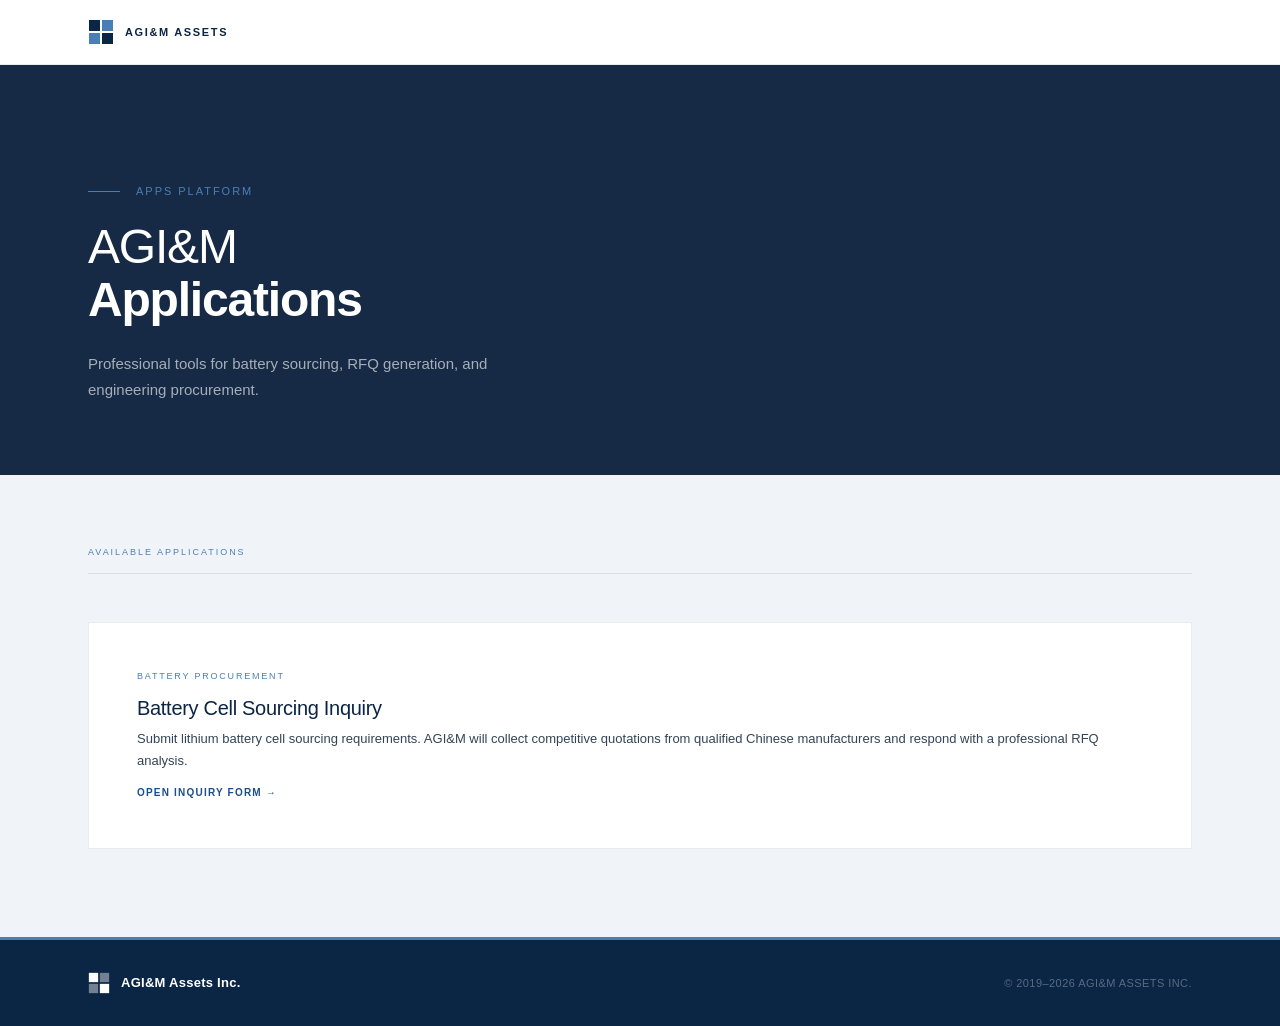
<file: index.html>
<!DOCTYPE html>
<html lang="en">
<head>
  <meta charset="UTF-8">
  <meta name="viewport" content="width=device-width, initial-scale=1.0">
  <title>AGI&M Apps Platform</title>
  <meta name="description" content="AGI&M ASSETS INC. — professional web applications for battery sourcing, RFQ systems, and engineering tools.">
  <link rel="canonical" href="https://apps.agim.ca/">
  <meta property="og:title"       content="AGI&M Apps Platform">
  <meta property="og:description" content="Professional web applications by AGI&M ASSETS INC. — battery sourcing, RFQ systems, and engineering tools.">
  <meta property="og:image"       content="https://apps.agim.ca/battery/inquiry/assets/og-image.png">
  <meta property="og:url"         content="https://apps.agim.ca/">
  <meta property="og:type"        content="website">
  <meta property="og:site_name"   content="AGI&M">
  <meta name="twitter:card"       content="summary_large_image">
  <meta name="twitter:title"      content="AGI&M Apps Platform">
  <meta name="twitter:description" content="Professional web applications by AGI&M ASSETS INC.">
  <meta name="twitter:image"      content="https://apps.agim.ca/battery/inquiry/assets/og-image.png">
  <link rel="icon" type="image/x-icon"  href="/shared/assets/favicon.ico">
  <link rel="icon" type="image/svg+xml" href="/shared/assets/favicon.svg">
  <link rel="apple-touch-icon"          href="/shared/assets/apple-touch-icon.png">
  <link rel="stylesheet" href="shared/css/tokens.css">
  <style>
    *,*::before,*::after{box-sizing:border-box}
    html,body{margin:0;padding:0;overflow-x:hidden;background:var(--tint);color:var(--body);font-family:var(--font);-webkit-font-smoothing:antialiased}
    .nav{background:var(--white);border-bottom:1px solid var(--color-border)}
    .nav-inner{max-width:var(--max-w);margin:0 auto;padding:0 var(--gutter);height:64px;display:flex;align-items:center}
    .nav-logo{display:flex;align-items:center;text-decoration:none}
    .nav-logo svg{height:36px;width:auto}
    .hero{background:#162A45;padding:var(--sp-3xl) 0 var(--sp-2xl)}
    .hero-inner{max-width:var(--max-w);margin:0 auto;padding:0 var(--gutter)}
    .kicker{font-size:11px;letter-spacing:.18em;text-transform:uppercase;color:var(--steel);margin-bottom:var(--sp-l);display:flex;align-items:center;gap:16px}
    .kicker::before{content:"";width:32px;height:1px;background:var(--steel);flex-shrink:0}
    h1{font-size:clamp(28px,4vw,48px);font-weight:300;letter-spacing:-.025em;color:var(--white);margin:0 0 var(--sp-l);line-height:1.1}
    h1 strong{font-weight:600}
    .hero p{font-size:15px;color:rgba(255,255,255,.62);line-height:1.75;max-width:480px;margin:0}
    .apps{max-width:var(--max-w);margin:0 auto;padding:var(--sp-2xl) var(--gutter)}
    .apps-label{font-size:9px;letter-spacing:.22em;text-transform:uppercase;color:var(--steel);margin-bottom:var(--sp-xl);padding-bottom:var(--sp-m);border-bottom:1px solid var(--color-border)}
    .app-card{display:block;background:var(--white);border:1px solid var(--color-border);padding:var(--sp-xl);text-decoration:none;transition:border-color .15s;margin-bottom:var(--sp-m)}
    .app-card:hover{border-color:var(--color-border-strong)}
    .app-tag{font-size:9px;letter-spacing:.2em;text-transform:uppercase;color:var(--steel);margin-bottom:var(--sp-m)}
    .app-title{font-size:20px;font-weight:300;letter-spacing:-.015em;color:var(--navy);margin:0 0 var(--sp-s)}
    .app-desc{font-size:13px;color:var(--body);line-height:1.65;margin:0}
    .app-link{display:inline-block;margin-top:var(--sp-m);font-size:10px;letter-spacing:.12em;text-transform:uppercase;color:var(--ocean);font-weight:600}
    .foot{border-top:3px solid #4A7FB5;background:#0B2545}
    .foot-inner{max-width:var(--max-w);margin:0 auto;padding:var(--sp-l) var(--gutter);display:flex;align-items:center;justify-content:space-between;flex-wrap:wrap;gap:12px}
    .foot-logo{display:flex;align-items:center}
    .foot-copy{font-size:11px;color:rgba(255,255,255,.32);letter-spacing:.04em}
  </style>
</head>
<body>
<nav class="nav" role="navigation" aria-label="Site navigation">
  <div class="nav-inner">
    <a href="https://agim.ca" aria-label="AGI&amp;M home" style="display:flex;align-items:center;gap:11px;flex-shrink:0;text-decoration:none"><svg width="26" height="26" viewBox="0 0 26 26" fill="none" aria-hidden="true"><rect x="1" y="1" width="11" height="11" fill="#0B2545"/><rect x="14" y="1" width="11" height="11" fill="#4A7FB5"/><rect x="1" y="14" width="11" height="11" fill="#4A7FB5"/><rect x="14" y="14" width="11" height="11" fill="#0B2545"/></svg><span style="font-size:11px;font-weight:700;letter-spacing:.15em;text-transform:uppercase;color:#0B2545">AGI&amp;M Assets</span></a>
  </div>
</nav>

<header class="hero">
  <div class="hero-inner">
    <div class="kicker">Apps Platform</div>
    <h1>AGI&amp;M<br><strong>Applications</strong></h1>
    <p>Professional tools for battery sourcing, RFQ generation, and engineering procurement.</p>
  </div>
</header>

<main class="apps">
  <div class="apps-label">Available Applications</div>

  <a class="app-card" href="/battery/inquiry/">
    <div class="app-tag">Battery Procurement</div>
    <h2 class="app-title">Battery Cell Sourcing Inquiry</h2>
    <p class="app-desc">Submit lithium battery cell sourcing requirements. AGI&amp;M will collect competitive quotations from qualified Chinese manufacturers and respond with a professional RFQ analysis.</p>
    <span class="app-link">Open Inquiry Form &rarr;</span>
  </a>

</main>

<footer role="contentinfo" style="background:#0B2545;border-top:3px solid #4A7FB5;">
  <div style="max-width:1200px;margin:0 auto;padding:32px 48px;display:flex;align-items:center;justify-content:space-between;flex-wrap:wrap;gap:16px;">
    <div style="display:flex;align-items:center;gap:11px;">
      <svg width="22" height="22" viewBox="0 0 26 26" fill="none" aria-hidden="true"><rect x="1" y="1" width="11" height="11" fill="#fff"/><rect x="14" y="1" width="11" height="11" fill="rgba(255,255,255,.42)"/><rect x="1" y="14" width="11" height="11" fill="rgba(255,255,255,.42)"/><rect x="14" y="14" width="11" height="11" fill="#fff"/></svg>
      <span style="font-size:13px;font-weight:700;letter-spacing:.02em;color:#fff;">AGI&amp;M Assets Inc.</span>
    </div>
    <span style="font-size:11px;color:rgba(255,255,255,.32);letter-spacing:.04em;">&copy; 2019&ndash;2026 AGI&amp;M ASSETS INC.</span>
  </div>
</footer>
</body>
</html>
</file>
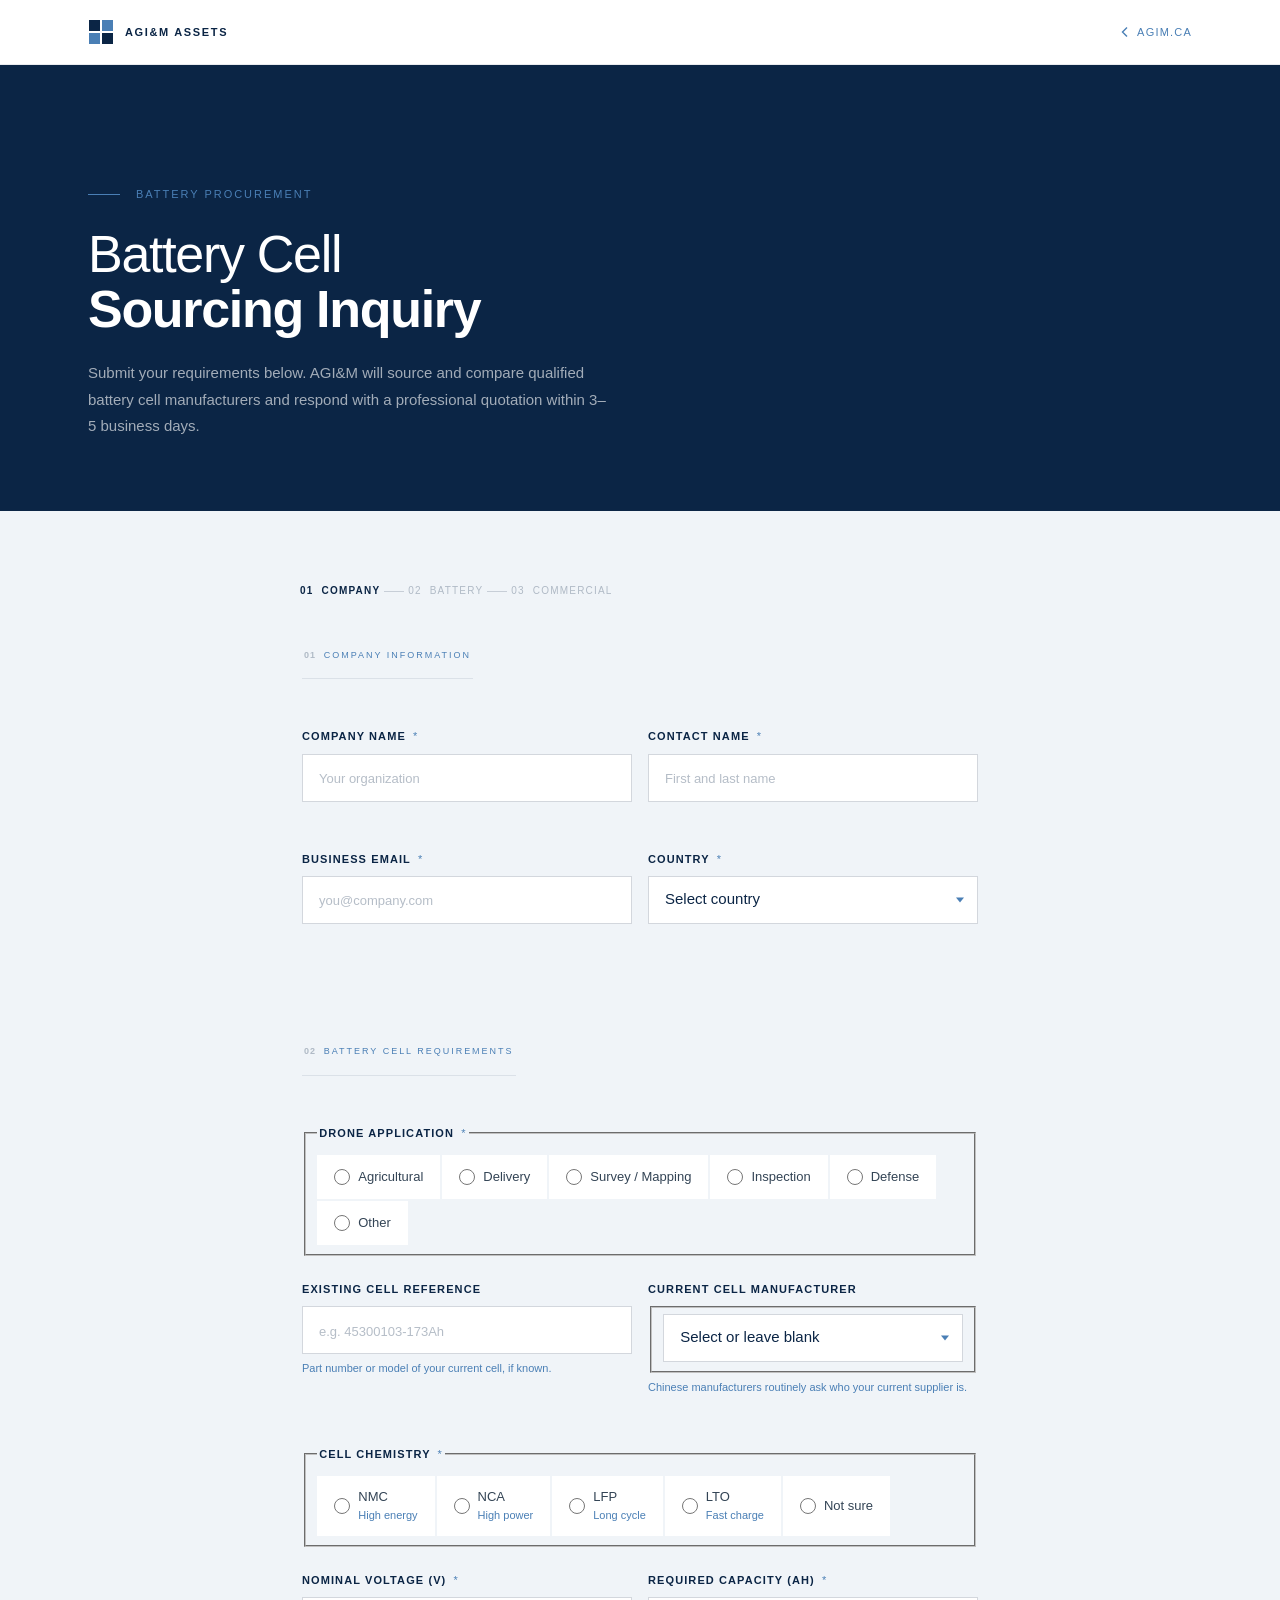
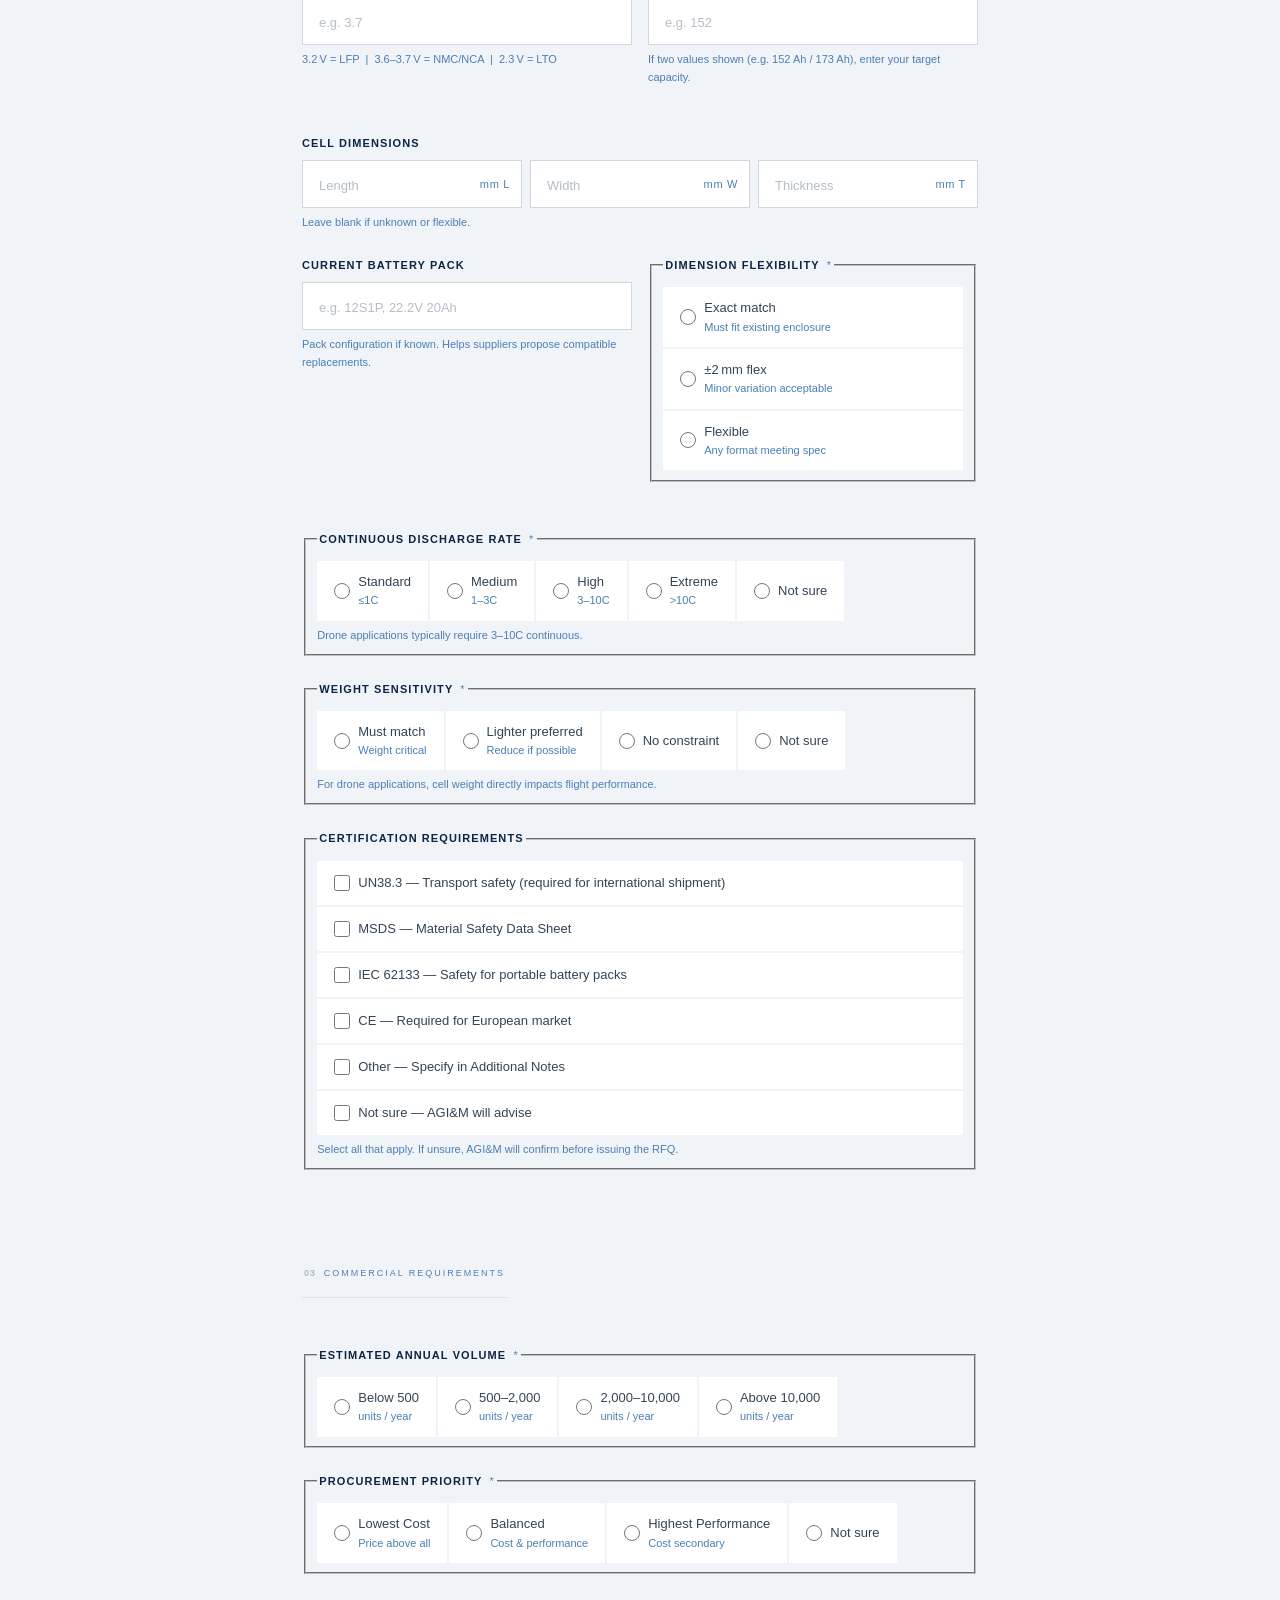
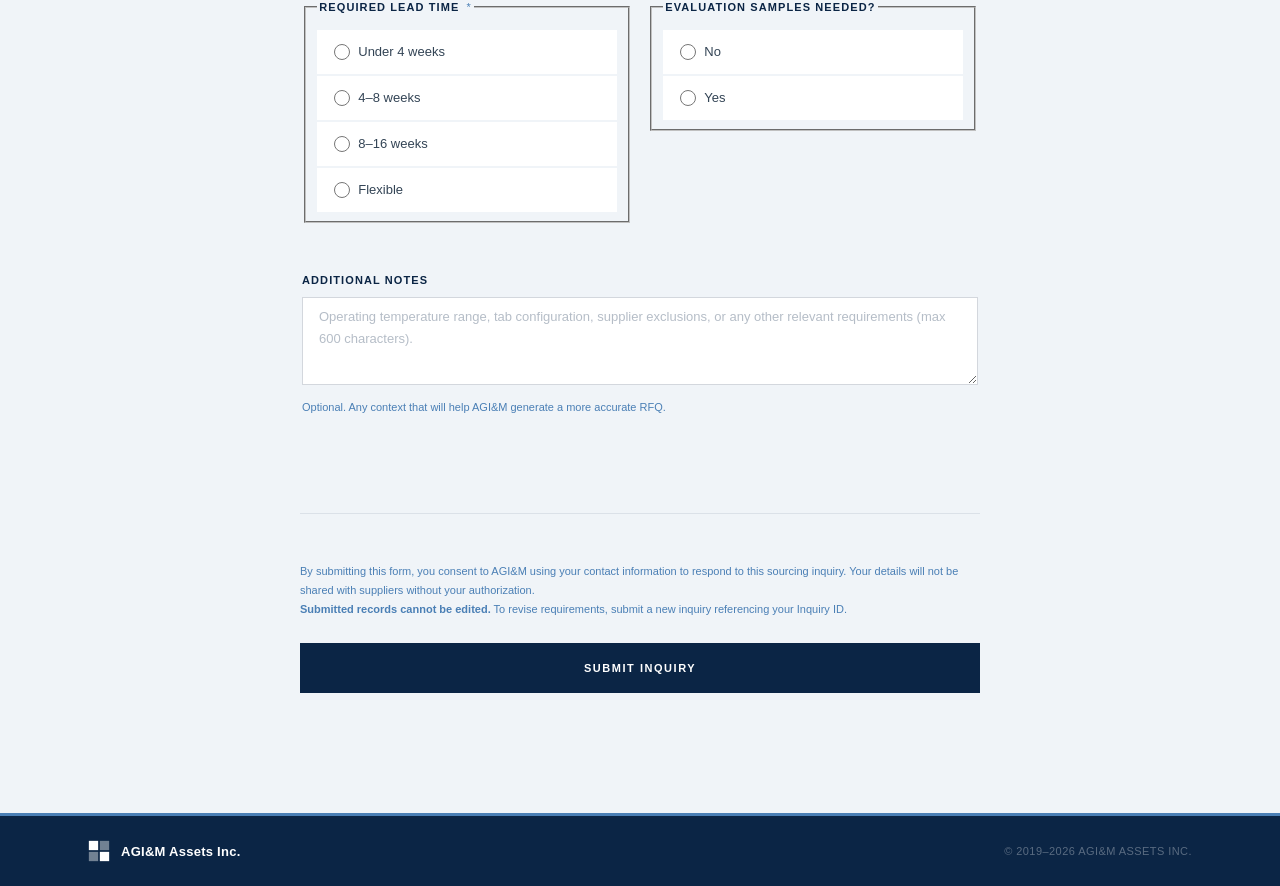
<file: battery/inquiry/index.html>
<!DOCTYPE html>
<html lang="en">
<head>
  <meta charset="UTF-8">
  <meta name="viewport" content="width=device-width, initial-scale=1.0">
  <title>Battery Cell Sourcing Inquiry — AGI&amp;M</title>
  <meta name="description" content="Submit a battery cell sourcing inquiry to AGI&amp;M. We source lithium battery cells from qualified manufacturers for international OEM customers.">
  <link rel="canonical" href="https://apps.agim.ca/battery/inquiry/">
  <!-- Open Graph -->
  <meta property="og:title"        content="Battery Cell Sourcing Inquiry — AGI&amp;M">
  <meta property="og:description"  content="International B2B procurement portal. Submit your lithium battery cell requirements and receive a professional quotation from AGI&amp;M.">
  <meta property="og:image"        content="https://apps.agim.ca/battery/inquiry/assets/og-image.png">
  <meta property="og:image:width"  content="1200">
  <meta property="og:image:height" content="630">
  <meta property="og:url"          content="https://apps.agim.ca/battery/inquiry/">
  <meta property="og:type"         content="website">
  <meta property="og:site_name"    content="AGI&amp;M">
  <!-- Twitter / X -->
  <meta name="twitter:card"        content="summary_large_image">
  <meta name="twitter:title"       content="Battery Cell Sourcing Inquiry — AGI&amp;M">
  <meta name="twitter:description" content="International B2B procurement portal. Submit your lithium battery cell requirements to AGI&amp;M.">
  <meta name="twitter:image"       content="https://apps.agim.ca/battery/inquiry/assets/og-image.png">
  <!-- Favicon — official AGI&M VI mark -->
  <link rel="icon" type="image/x-icon" href="/shared/assets/favicon.ico">
  <link rel="icon" type="image/svg+xml" href="/shared/assets/favicon.svg">
  <link rel="apple-touch-icon"          href="/shared/assets/apple-touch-icon.png">
  <!-- Styles -->
  <link rel="stylesheet" href="../../shared/css/tokens.css">
  <link rel="stylesheet" href="../../shared/css/base.css">
  <link rel="stylesheet" href="css/form.css">
</head>
<body>

<a class="skip-link" href="#main-form">Skip to form</a>

<div class="page-wrap">

  <!-- Navigation -->
  <nav class="nav" role="navigation" aria-label="Site navigation">
    <div class="nav-inner">
      <a href="https://agim.ca" aria-label="AGI&amp;M home" style="display:flex;align-items:center;gap:11px;flex-shrink:0;text-decoration:none"><svg width="26" height="26" viewBox="0 0 26 26" fill="none" aria-hidden="true"><rect x="1" y="1" width="11" height="11" fill="#0B2545"/><rect x="14" y="1" width="11" height="11" fill="#4A7FB5"/><rect x="1" y="14" width="11" height="11" fill="#4A7FB5"/><rect x="14" y="14" width="11" height="11" fill="#0B2545"/></svg><span style="font-size:11px;font-weight:700;letter-spacing:.15em;text-transform:uppercase;color:#0B2545">AGI&amp;M Assets</span></a>
      <a class="nav-back" href="https://agim.ca">
        <svg width="12" height="12" viewBox="0 0 12 12" fill="none" aria-hidden="true">
          <path d="M7.5 2L3.5 6L7.5 10" stroke="currentColor" stroke-width="1.4" stroke-linecap="square"/>
        </svg>
        agim.ca
      </a>
    </div>
  </nav>

  <!-- Hero -->
  <header class="hero" role="banner">
    <div class="hero-inner">
      <div class="kicker">Battery Procurement</div>
      <h1>Battery Cell<br><strong>Sourcing Inquiry</strong></h1>
      <p class="hero-sub">
        Submit your requirements below. AGI&amp;M will source and compare qualified
        battery cell manufacturers and respond with a professional quotation
        within 3&ndash;5 business days.
      </p>
    </div>
  </header>

  <!-- Form -->
  <main class="form-area" id="main-form">
    <div class="form-shell">

      <div class="progress-bar" aria-label="Form sections">
        <span class="progress-step active">01&nbsp; Company</span>
        <span class="progress-sep" aria-hidden="true"></span>
        <span class="progress-step">02&nbsp; Battery</span>
        <span class="progress-sep" aria-hidden="true"></span>
        <span class="progress-step">03&nbsp; Commercial</span>
      </div>

      <form id="battery-inquiry-form" novalidate autocomplete="on">

        <!-- ── SECTION 1: Company ─────────────────────────────────────────── -->
        <fieldset class="form-section" aria-labelledby="s1">
          <legend id="s1" class="section-label" data-n="01">Company Information</legend>

          <div class="field--half">
            <div class="field">
              <label class="field-label" for="company-name">Company Name <span class="req" aria-label="required">*</span></label>
              <input class="input" type="text" id="company-name" name="company_name" autocomplete="organization" placeholder="Your organization" aria-required="true" aria-describedby="company-name-error">
              <span class="field-error" id="company-name-error" role="alert" aria-live="polite"></span>
            </div>
            <div class="field">
              <label class="field-label" for="contact-name">Contact Name <span class="req" aria-label="required">*</span></label>
              <input class="input" type="text" id="contact-name" name="contact_name" autocomplete="name" placeholder="First and last name" aria-required="true" aria-describedby="contact-name-error">
              <span class="field-error" id="contact-name-error" role="alert" aria-live="polite"></span>
            </div>
          </div>

          <div class="field--half">
            <div class="field">
              <label class="field-label" for="business-email">Business Email <span class="req" aria-label="required">*</span></label>
              <input class="input" type="email" id="business-email" name="business_email" autocomplete="email" placeholder="you@company.com" aria-required="true" aria-describedby="business-email-error">
              <span class="field-error" id="business-email-error" role="alert" aria-live="polite"></span>
            </div>
            <div class="field">
              <label class="field-label" for="country">Country <span class="req" aria-label="required">*</span></label>
              <div class="select-wrap">
                <select class="select" id="country" name="country" autocomplete="country-name" aria-required="true" aria-describedby="country-error">
                  <option value="">Select country</option>
                  <option>Australia</option><option>Austria</option><option>Belgium</option>
                  <option>Brazil</option><option>Canada</option><option>Denmark</option>
                  <option>Finland</option><option>France</option><option>Germany</option>
                  <option>India</option><option>Italy</option><option>Japan</option>
                  <option>Mexico</option><option>Netherlands</option><option>New Zealand</option>
                  <option>Norway</option><option>Poland</option><option>Portugal</option>
                  <option>South Korea</option><option>Spain</option><option>Sweden</option>
                  <option>Switzerland</option><option>United Kingdom</option>
                  <option>United States</option><option>Other</option>
                </select>
              </div>
              <span class="field-error" id="country-error" role="alert" aria-live="polite"></span>
            </div>
          </div>

        </fieldset>

        <!-- ── SECTION 2: Battery Requirements ───────────────────────────── -->
        <fieldset class="form-section" aria-labelledby="s2">
          <legend id="s2" class="section-label" data-n="02">Battery Cell Requirements</legend>

          <!-- Drone Application — NEW, required -->
          <div class="field">
            <fieldset>
              <legend class="field-label" id="drone-app-label">Drone Application <span class="req" aria-label="required">*</span></legend>
              <div class="radio-group radio-group--inline" role="radiogroup" aria-labelledby="drone-app-label">
                <label class="radio-opt"><input type="radio" name="drone_application" value="Agricultural Drone" aria-describedby="drone-application-error"><span class="radio-text">Agricultural</span></label>
                <label class="radio-opt"><input type="radio" name="drone_application" value="Delivery Drone" aria-describedby="drone-application-error"><span class="radio-text">Delivery</span></label>
                <label class="radio-opt"><input type="radio" name="drone_application" value="Survey / Mapping" aria-describedby="drone-application-error"><span class="radio-text">Survey / Mapping</span></label>
                <label class="radio-opt"><input type="radio" name="drone_application" value="Industrial Inspection" aria-describedby="drone-application-error"><span class="radio-text">Inspection</span></label>
                <label class="radio-opt"><input type="radio" name="drone_application" value="Defense" aria-describedby="drone-application-error"><span class="radio-text">Defense</span></label>
                <label class="radio-opt"><input type="radio" name="drone_application" value="Other" aria-describedby="drone-application-error"><span class="radio-text">Other</span></label>
              </div>
              <span class="field-error" id="drone-application-error" role="alert" aria-live="polite"></span>
            </fieldset>
          </div>

          <!-- Cell Reference + Current Manufacturer -->
          <div class="field--half">
            <div class="field">
              <label class="field-label" for="cell-reference">Existing Cell Reference</label>
              <input class="input" type="text" id="cell-reference" name="cell_reference" placeholder="e.g. 45300103-173Ah">
              <span class="field-hint">Part number or model of your current cell, if known.</span>
            </div>
            <div class="field">
              <label class="field-label" id="mfr-label">Current Cell Manufacturer</label>
              <fieldset>
                <legend class="sr-only">Current Cell Manufacturer</legend>
                <div class="select-wrap">
                  <select class="select" id="current-manufacturer-select" name="current_manufacturer" aria-labelledby="mfr-label">
                    <option value="">Select or leave blank</option>
                    <option>EVE</option><option>CATL</option><option>Gotion</option>
                    <option>Sunwoda</option><option>Farasis</option><option>REPT</option>
                    <option>Great Power</option><option>Unknown</option><option>Other</option>
                  </select>
                </div>
              </fieldset>
              <span class="field-hint">Chinese manufacturers routinely ask who your current supplier is.</span>
            </div>
          </div>

          <!-- Chemistry -->
          <div class="field">
            <fieldset>
              <legend class="field-label" id="chem-label">Cell Chemistry <span class="req" aria-label="required">*</span></legend>
              <div class="radio-group radio-group--inline" role="radiogroup" aria-labelledby="chem-label">
                <label class="radio-opt"><input type="radio" name="chemistry" value="NMC" aria-describedby="chemistry-error"><span class="radio-text">NMC<span class="radio-sub">High energy</span></span></label>
                <label class="radio-opt"><input type="radio" name="chemistry" value="NCA" aria-describedby="chemistry-error"><span class="radio-text">NCA<span class="radio-sub">High power</span></span></label>
                <label class="radio-opt"><input type="radio" name="chemistry" value="LFP" aria-describedby="chemistry-error"><span class="radio-text">LFP<span class="radio-sub">Long cycle</span></span></label>
                <label class="radio-opt"><input type="radio" name="chemistry" value="LTO" aria-describedby="chemistry-error"><span class="radio-text">LTO<span class="radio-sub">Fast charge</span></span></label>
                <label class="radio-opt"><input type="radio" name="chemistry" value="Not sure" aria-describedby="chemistry-error"><span class="radio-text">Not sure</span></label>
              </div>
              <span class="field-error" id="chemistry-error" role="alert" aria-live="polite"></span>
            </fieldset>
          </div>

          <!-- Voltage + Capacity -->
          <div class="field--half">
            <div class="field">
              <label class="field-label" for="nominal-voltage">Nominal Voltage (V) <span class="req" aria-label="required">*</span></label>
              <input class="input" type="number" id="nominal-voltage" name="nominal_voltage" placeholder="e.g. 3.7" min="0.1" max="100" step="0.01" aria-required="true" aria-describedby="voltage-hint nominal-voltage-error">
              <span class="field-hint" id="voltage-hint">3.2&thinsp;V = LFP &nbsp;|&nbsp; 3.6&ndash;3.7&thinsp;V = NMC/NCA &nbsp;|&nbsp; 2.3&thinsp;V = LTO</span>
              <span class="field-error" id="nominal-voltage-error" role="alert" aria-live="polite"></span>
            </div>
            <div class="field">
              <label class="field-label" for="capacity">Required Capacity (Ah) <span class="req" aria-label="required">*</span></label>
              <input class="input" type="number" id="capacity" name="capacity_ah" placeholder="e.g. 152" min="0.1" step="0.1" aria-required="true" aria-describedby="cap-hint capacity-error">
              <span class="field-hint" id="cap-hint">If two values shown (e.g. 152 Ah / 173 Ah), enter your target capacity.</span>
              <span class="field-error" id="capacity-error" role="alert" aria-live="polite"></span>
            </div>
          </div>

          <!-- Dimensions -->
          <div class="field">
            <label class="field-label">Cell Dimensions</label>
            <div class="dim-row">
              <div class="dim-unit">
                <label class="sr-only" for="dim-length">Length mm</label>
                <input class="input" type="number" id="dim-length" name="dim_length_mm" placeholder="Length" min="0" step="0.1" aria-label="Length in mm">
                <span class="dim-suffix" aria-hidden="true">mm L</span>
              </div>
              <div class="dim-unit">
                <label class="sr-only" for="dim-width">Width mm</label>
                <input class="input" type="number" id="dim-width" name="dim_width_mm" placeholder="Width" min="0" step="0.1" aria-label="Width in mm">
                <span class="dim-suffix" aria-hidden="true">mm W</span>
              </div>
              <div class="dim-unit">
                <label class="sr-only" for="dim-thickness">Thickness mm</label>
                <input class="input" type="number" id="dim-thickness" name="dim_thickness_mm" placeholder="Thickness" min="0" step="0.1" aria-label="Thickness in mm">
                <span class="dim-suffix" aria-hidden="true">mm T</span>
              </div>
            </div>
            <span class="field-hint">Leave blank if unknown or flexible.</span>
          </div>

          <!-- Battery Pack + Dimension Flexibility -->
          <div class="field--half">
            <div class="field">
              <label class="field-label" for="battery-pack">Current Battery Pack</label>
              <input class="input" type="text" id="battery-pack" name="current_battery_pack" placeholder="e.g. 12S1P, 22.2V 20Ah">
              <span class="field-hint">Pack configuration if known. Helps suppliers propose compatible replacements.</span>
            </div>
            <div class="field">
              <fieldset>
                <legend class="field-label" id="dim-flex-label">Dimension Flexibility <span class="req" aria-label="required">*</span></legend>
                <div class="radio-group" role="radiogroup" aria-labelledby="dim-flex-label">
                  <label class="radio-opt"><input type="radio" name="dimension_flex" value="Exact match required" aria-describedby="dimension-flex-error"><span class="radio-text">Exact match<span class="radio-sub">Must fit existing enclosure</span></span></label>
                  <label class="radio-opt"><input type="radio" name="dimension_flex" value="Small variation acceptable (±2mm)" aria-describedby="dimension-flex-error"><span class="radio-text">&plusmn;2&thinsp;mm flex<span class="radio-sub">Minor variation acceptable</span></span></label>
                  <label class="radio-opt"><input type="radio" name="dimension_flex" value="Flexible — equivalent spec acceptable" aria-describedby="dimension-flex-error"><span class="radio-text">Flexible<span class="radio-sub">Any format meeting spec</span></span></label>
                </div>
                <span class="field-error" id="dimension-flex-error" role="alert" aria-live="polite"></span>
              </fieldset>
            </div>
          </div>

          <!-- Discharge Rate -->
          <div class="field">
            <fieldset>
              <legend class="field-label" id="discharge-label">Continuous Discharge Rate <span class="req" aria-label="required">*</span></legend>
              <div class="radio-group radio-group--inline" role="radiogroup" aria-labelledby="discharge-label">
                <label class="radio-opt"><input type="radio" name="discharge_rate" value="Standard (≤1C)" aria-describedby="discharge-rate-error"><span class="radio-text">Standard<span class="radio-sub">&le;1C</span></span></label>
                <label class="radio-opt"><input type="radio" name="discharge_rate" value="Medium (1–3C)" aria-describedby="discharge-rate-error"><span class="radio-text">Medium<span class="radio-sub">1&ndash;3C</span></span></label>
                <label class="radio-opt"><input type="radio" name="discharge_rate" value="High (3–10C)" aria-describedby="discharge-rate-error"><span class="radio-text">High<span class="radio-sub">3&ndash;10C</span></span></label>
                <label class="radio-opt"><input type="radio" name="discharge_rate" value="Extreme (>10C)" aria-describedby="discharge-rate-error"><span class="radio-text">Extreme<span class="radio-sub">&gt;10C</span></span></label>
                <label class="radio-opt"><input type="radio" name="discharge_rate" value="Not sure" aria-describedby="discharge-rate-error"><span class="radio-text">Not sure</span></label>
              </div>
              <span class="field-hint">Drone applications typically require 3&ndash;10C continuous.</span>
              <span class="field-error" id="discharge-rate-error" role="alert" aria-live="polite"></span>
            </fieldset>
          </div>

          <!-- Weight Sensitivity — NEW, required (Not Sure available) -->
          <div class="field">
            <fieldset>
              <legend class="field-label" id="weight-label">Weight Sensitivity <span class="req" aria-label="required">*</span></legend>
              <div class="radio-group radio-group--inline" role="radiogroup" aria-labelledby="weight-label">
                <label class="radio-opt"><input type="radio" name="weight_sensitivity" value="Must match existing weight" aria-describedby="weight-sensitivity-error"><span class="radio-text">Must match<span class="radio-sub">Weight critical</span></span></label>
                <label class="radio-opt"><input type="radio" name="weight_sensitivity" value="Lower weight preferred" aria-describedby="weight-sensitivity-error"><span class="radio-text">Lighter preferred<span class="radio-sub">Reduce if possible</span></span></label>
                <label class="radio-opt"><input type="radio" name="weight_sensitivity" value="No weight constraint" aria-describedby="weight-sensitivity-error"><span class="radio-text">No constraint</span></label>
                <label class="radio-opt"><input type="radio" name="weight_sensitivity" value="Not sure" aria-describedby="weight-sensitivity-error"><span class="radio-text">Not sure</span></label>
              </div>
              <span class="field-hint">For drone applications, cell weight directly impacts flight performance.</span>
              <span class="field-error" id="weight-sensitivity-error" role="alert" aria-live="polite"></span>
            </fieldset>
          </div>

          <!-- Certifications -->
          <div class="field">
            <fieldset>
              <legend class="field-label">Certification Requirements</legend>
              <div class="check-group" role="group" aria-label="Required certifications">
                <label class="check-opt"><input type="checkbox" name="certifications" value="UN38.3"><span class="check-text">UN38.3 &mdash; Transport safety (required for international shipment)</span></label>
                <label class="check-opt"><input type="checkbox" name="certifications" value="MSDS"><span class="check-text">MSDS &mdash; Material Safety Data Sheet</span></label>
                <label class="check-opt"><input type="checkbox" name="certifications" value="IEC62133"><span class="check-text">IEC 62133 &mdash; Safety for portable battery packs</span></label>
                <label class="check-opt"><input type="checkbox" name="certifications" value="CE"><span class="check-text">CE &mdash; Required for European market</span></label>
                <label class="check-opt"><input type="checkbox" name="certifications" value="Other"><span class="check-text">Other &mdash; Specify in Additional Notes</span></label>
                <label class="check-opt"><input type="checkbox" name="certifications" value="Not sure" id="cert-notsure"><span class="check-text">Not sure &mdash; AGI&amp;M will advise</span></label>
              </div>
              <span class="field-hint">Select all that apply. If unsure, AGI&amp;M will confirm before issuing the RFQ.</span>
            </fieldset>
          </div>

        </fieldset>

        <!-- ── SECTION 3: Commercial Requirements ────────────────────────── -->
        <fieldset class="form-section" aria-labelledby="s3">
          <legend id="s3" class="section-label" data-n="03">Commercial Requirements</legend>

          <!-- Volume -->
          <div class="field">
            <fieldset>
              <legend class="field-label" id="vol-label">Estimated Annual Volume <span class="req" aria-label="required">*</span></legend>
              <div class="radio-group radio-group--inline" role="radiogroup" aria-labelledby="vol-label">
                <label class="radio-opt"><input type="radio" name="annual_volume" value="Below 500 units/year" aria-describedby="annual-volume-error"><span class="radio-text">Below 500<span class="radio-sub">units / year</span></span></label>
                <label class="radio-opt"><input type="radio" name="annual_volume" value="500–2,000 units/year" aria-describedby="annual-volume-error"><span class="radio-text">500&ndash;2,000<span class="radio-sub">units / year</span></span></label>
                <label class="radio-opt"><input type="radio" name="annual_volume" value="2,000–10,000 units/year" aria-describedby="annual-volume-error"><span class="radio-text">2,000&ndash;10,000<span class="radio-sub">units / year</span></span></label>
                <label class="radio-opt"><input type="radio" name="annual_volume" value="Above 10,000 units/year" aria-describedby="annual-volume-error"><span class="radio-text">Above 10,000<span class="radio-sub">units / year</span></span></label>
              </div>
              <span class="field-error" id="annual-volume-error" role="alert" aria-live="polite"></span>
            </fieldset>
          </div>

          <!-- Procurement Priority — replaces Target Price Range -->
          <div class="field">
            <fieldset>
              <legend class="field-label" id="priority-label">Procurement Priority <span class="req" aria-label="required">*</span></legend>
              <div class="radio-group radio-group--inline" role="radiogroup" aria-labelledby="priority-label">
                <label class="radio-opt"><input type="radio" name="procurement_priority" value="Lowest Cost" aria-describedby="procurement-priority-error"><span class="radio-text">Lowest Cost<span class="radio-sub">Price above all</span></span></label>
                <label class="radio-opt"><input type="radio" name="procurement_priority" value="Balanced Cost &amp; Performance" aria-describedby="procurement-priority-error"><span class="radio-text">Balanced<span class="radio-sub">Cost &amp; performance</span></span></label>
                <label class="radio-opt"><input type="radio" name="procurement_priority" value="Highest Performance" aria-describedby="procurement-priority-error"><span class="radio-text">Highest Performance<span class="radio-sub">Cost secondary</span></span></label>
                <label class="radio-opt"><input type="radio" name="procurement_priority" value="Not sure" aria-describedby="procurement-priority-error"><span class="radio-text">Not sure</span></label>
              </div>
              <span class="field-error" id="procurement-priority-error" role="alert" aria-live="polite"></span>
            </fieldset>
          </div>

          <!-- Lead Time + Sample -->
          <div class="field--half">
            <div class="field">
              <fieldset>
                <legend class="field-label" id="lead-label">Required Lead Time <span class="req" aria-label="required">*</span></legend>
                <div class="radio-group" role="radiogroup" aria-labelledby="lead-label">
                  <label class="radio-opt"><input type="radio" name="lead_time" value="Under 4 weeks" aria-describedby="lead-time-error"><span class="radio-text">Under 4 weeks</span></label>
                  <label class="radio-opt"><input type="radio" name="lead_time" value="4–8 weeks" aria-describedby="lead-time-error"><span class="radio-text">4&ndash;8 weeks</span></label>
                  <label class="radio-opt"><input type="radio" name="lead_time" value="8–16 weeks" aria-describedby="lead-time-error"><span class="radio-text">8&ndash;16 weeks</span></label>
                  <label class="radio-opt"><input type="radio" name="lead_time" value="Flexible" aria-describedby="lead-time-error"><span class="radio-text">Flexible</span></label>
                </div>
                <span class="field-error" id="lead-time-error" role="alert" aria-live="polite"></span>
              </fieldset>
            </div>

            <div class="field">
              <fieldset>
                <legend class="field-label" id="sample-label">Evaluation Samples Needed?</legend>
                <div class="radio-group" role="radiogroup" aria-labelledby="sample-label">
                  <label class="radio-opt"><input type="radio" name="sample_required" value="No"><span class="radio-text">No</span></label>
                  <label class="radio-opt"><input type="radio" name="sample_required" value="Yes"><span class="radio-text">Yes</span></label>
                </div>
                <div id="sample-qty-wrap">
                  <label class="field-label" for="sample-quantity" style="margin-top:12px;">Sample Quantity</label>
                  <input class="input" type="number" id="sample-quantity" name="sample_quantity" min="1" step="1" placeholder="e.g. 5" aria-describedby="sample-quantity-error">
                  <span class="field-error" id="sample-quantity-error" role="alert" aria-live="polite"></span>
                </div>
              </fieldset>
            </div>
          </div>

          <!-- Additional Notes -->
          <div class="field">
            <label class="field-label" for="additional-notes">Additional Notes</label>
            <textarea class="textarea" id="additional-notes" name="additional_notes" maxlength="600" placeholder="Operating temperature range, tab configuration, supplier exclusions, or any other relevant requirements (max 600 characters)." aria-describedby="notes-hint"></textarea>
            <span class="field-hint" id="notes-hint">Optional. Any context that will help AGI&amp;M generate a more accurate RFQ.</span>
          </div>

        </fieldset>

        <!-- ── SUBMIT ─────────────────────────────────────────────────────── -->
        <div class="form-footer">
          <p class="submit-note">
            By submitting this form, you consent to AGI&amp;M using your contact information
            to respond to this sourcing inquiry. Your details will not be shared with
            suppliers without your authorization.<br>
            <strong>Submitted records cannot be edited.</strong>
            To revise requirements, submit a new inquiry referencing your Inquiry ID.
          </p>

          <button type="submit" class="btn-submit">Submit Inquiry</button>

          <!-- Config error: shown only if endpoint is not configured -->
          <div class="error-banner" id="config-error" role="alert">
            <strong>Submission service not available.</strong>
            Please contact AGI&amp;M directly at
            <a href="mailto:info@agim.ca">info@agim.ca</a> to submit your inquiry.
          </div>

          <!-- Network / Formspree error -->
          <div class="error-banner" id="submit-error" role="alert">
            <strong>Submission failed.</strong>
            Please try again or contact
            <a href="mailto:info@agim.ca">info@agim.ca</a> directly.
            Your form data has been preserved.
          </div>
        </div>

      </form>
    </div>
  </main>

  <footer role="contentinfo" style="background:#0B2545;border-top:3px solid #4A7FB5;border-bottom:none">
    <div class="page-foot-inner" style="max-width:1200px;margin:0 auto;padding:24px 48px;display:flex;align-items:center;justify-content:space-between;flex-wrap:wrap;gap:16px">
      <div style="display:flex;align-items:center;gap:11px;flex-shrink:0"><svg width="22" height="22" viewBox="0 0 26 26" fill="none" aria-hidden="true"><rect x="1" y="1" width="11" height="11" fill="#fff"/><rect x="14" y="1" width="11" height="11" fill="rgba(255,255,255,.42)"/><rect x="1" y="14" width="11" height="11" fill="rgba(255,255,255,.42)"/><rect x="14" y="14" width="11" height="11" fill="#fff"/></svg><span style="font-size:13px;font-weight:700;letter-spacing:.02em;color:#fff">AGI&amp;M Assets Inc.</span></div>
      <span style="font-size:11px;color:rgba(255,255,255,.32);letter-spacing:.04em">&copy; 2019&ndash;2026 AGI&amp;M ASSETS INC.</span>
    </div>
  </footer>

</div>

<script src="../../shared/js/utils.js"></script>
<script src="js/form.js"></script>

<script>
(function(){
  document.addEventListener('DOMContentLoaded', function(){
    var boxes = document.querySelectorAll('input[name="certifications"]');
    var notSure = document.getElementById('cert-notsure');
    if(!notSure) return;
    boxes.forEach(function(cb){
      cb.addEventListener('change', function(){
        if(cb === notSure && cb.checked){
          // "Not sure" selected → uncheck all others
          boxes.forEach(function(o){ if(o !== notSure) o.checked = false; });
        } else if(cb !== notSure && cb.checked){
          // Specific cert selected → uncheck "Not sure"
          notSure.checked = false;
        }
      });
    });
  });
}());
</script>
</body>
</html>
</file>
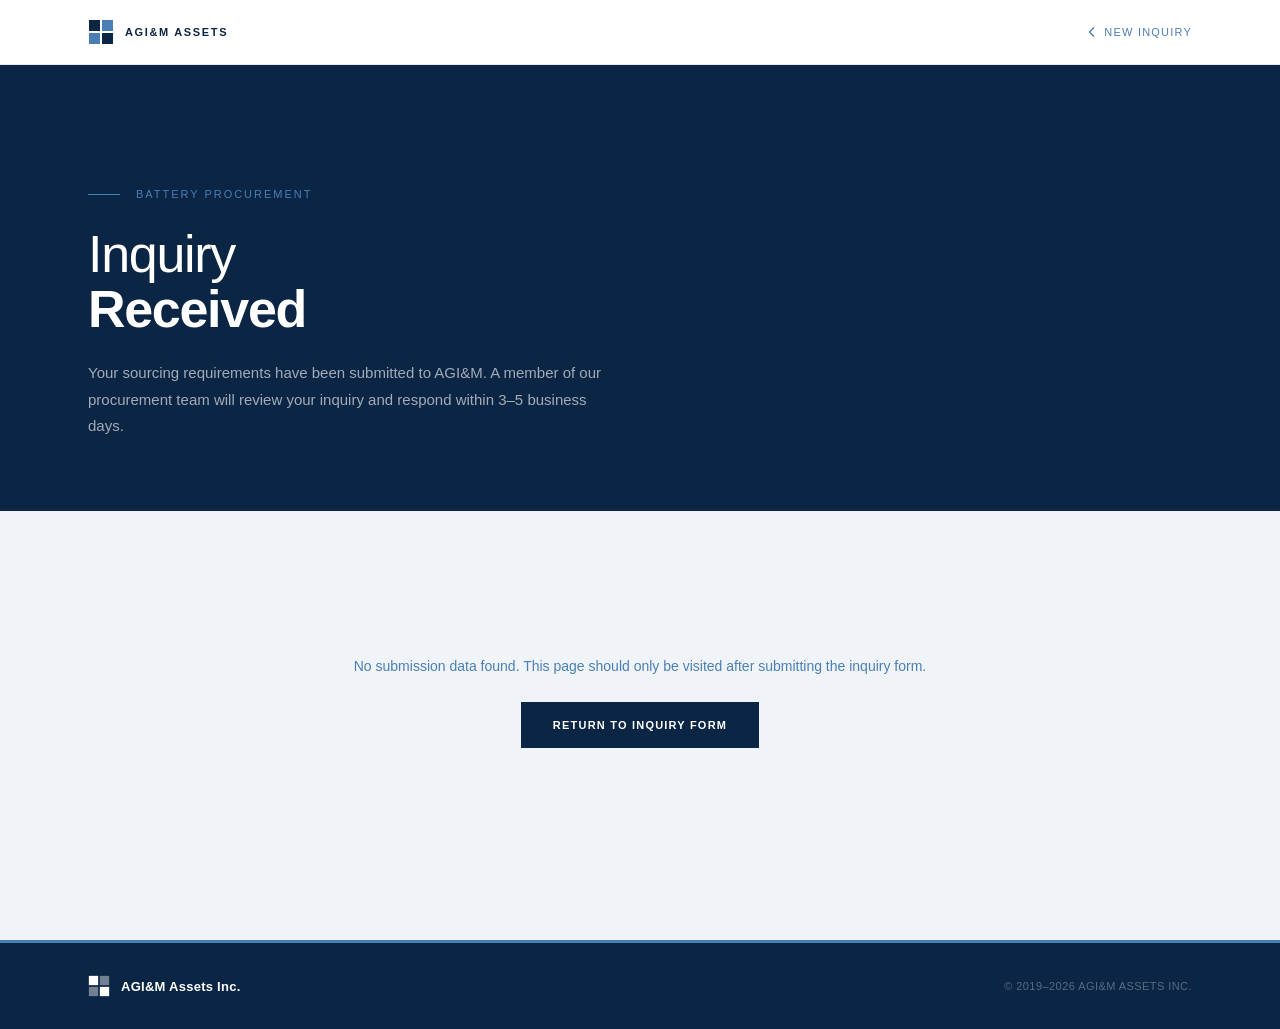
<file: battery/inquiry/confirm.html>
<!DOCTYPE html>
<html lang="en">
<head>
  <meta charset="UTF-8">
  <meta name="viewport" content="width=device-width, initial-scale=1.0">
  <title>Inquiry Received — AGI&amp;M</title>
  <meta name="robots" content="noindex, nofollow">
  <link rel="icon" type="image/x-icon" href="/shared/assets/favicon.ico">
  <link rel="icon" type="image/svg+xml" href="/shared/assets/favicon.svg">
  <link rel="apple-touch-icon" href="/shared/assets/apple-touch-icon.png">
  <link rel="stylesheet" href="../../shared/css/tokens.css">
  <link rel="stylesheet" href="../../shared/css/base.css">
  <link rel="stylesheet" href="css/form.css">
  <style>
    .confirm-shell{max-width:var(--max-w-form);margin:0 auto}
    .status-banner{display:flex;align-items:center;gap:var(--sp-m);background:var(--color-success-bg);border-left:3px solid var(--color-success);padding:var(--sp-m) var(--sp-l);margin-bottom:var(--sp-2xl)}
    .status-icon{color:var(--color-success);flex-shrink:0}
    .status-text{font-size:var(--text-xs);font-weight:700;color:var(--color-success);letter-spacing:.1em;text-transform:uppercase}
    .id-block{background:var(--white);border:1px solid var(--color-border-medium);padding:var(--sp-l);margin-bottom:var(--sp-l)}
    .id-label{font-size:var(--text-label);letter-spacing:.15em;text-transform:uppercase;color:var(--steel);display:block;margin-bottom:var(--sp-xs)}
    .id-value{font-family:var(--font-mono);font-size:16px;font-weight:600;color:var(--navy);display:block;margin-bottom:var(--sp-s);word-break:break-all}
    .id-ts{font-size:var(--text-xs);color:var(--steel);display:block}
    .btn-copy{display:inline-flex;align-items:center;gap:6px;margin-top:var(--sp-s);padding:8px 16px;border:1px solid var(--color-border-medium);background:none;color:var(--navy);font-size:var(--text-label);letter-spacing:.1em;text-transform:uppercase;font-weight:600;cursor:pointer;transition:background var(--t)}
    .btn-copy:hover{background:var(--tint)}
    .notice{background:var(--tint);border-left:2px solid var(--steel);padding:var(--sp-s) var(--sp-l);margin-bottom:var(--sp-2xl)}
    .notice p{font-size:var(--text-xs);color:var(--body);line-height:1.75}
    .notice strong{color:var(--navy)}
    .sum-title{font-size:9px;letter-spacing:.2em;text-transform:uppercase;color:var(--steel);margin-bottom:var(--sp-l);display:flex;align-items:center;gap:12px}
    .sum-title::before{content:"";width:20px;height:1px;background:var(--steel);flex-shrink:0}
    .sum-table{width:100%;border-collapse:collapse;margin-bottom:var(--sp-2xl)}
    .sum-table tr{border-bottom:1px solid var(--color-border)}
    .sum-table td{padding:10px 0;vertical-align:top;font-size:13px}
    .sum-table td:first-child{width:40%;color:var(--steel);font-size:var(--text-xs);letter-spacing:.06em;padding-right:var(--sp-l);padding-top:12px;text-transform:uppercase}
    .sum-table td:last-child{color:var(--navy);font-weight:500}
    .sum-table .sec-row td{padding-top:var(--sp-l);padding-bottom:4px;border-bottom:none;font-size:9px;letter-spacing:.18em;text-transform:uppercase;color:rgba(11,37,69,.35);font-weight:700}
    .confirm-actions{display:flex;gap:var(--sp-m);flex-wrap:wrap;margin-top:var(--sp-xl)}
    .btn-new{display:inline-block;background:var(--navy);color:var(--white);padding:14px 32px;font-size:var(--text-label);letter-spacing:.11em;text-transform:uppercase;font-weight:700;text-decoration:none;transition:opacity var(--t)}
    .btn-new:hover{opacity:.88;color:var(--white)}
    .btn-home{display:inline-block;border:1px solid var(--color-border-medium);color:var(--navy);padding:14px 32px;font-size:var(--text-label);letter-spacing:.11em;text-transform:uppercase;font-weight:600;text-decoration:none;transition:border-color var(--t)}
    .btn-home:hover{border-color:var(--navy);color:var(--navy)}
    .next{margin-top:var(--sp-2xl);padding-top:var(--sp-xl);border-top:1px solid var(--color-border)}
    .next h2{font-size:14px;font-weight:600;letter-spacing:.04em;margin-bottom:var(--sp-l);color:var(--navy)}
    .steps{display:flex;flex-direction:column;gap:var(--sp-m)}
    .step{display:flex;gap:var(--sp-m);align-items:flex-start}
    .step-n{flex-shrink:0;width:24px;height:24px;background:var(--navy);color:#fff;font-size:10px;font-weight:700;display:flex;align-items:center;justify-content:center;letter-spacing:.04em}
    .step-t{font-size:13px;color:var(--body);line-height:1.65;padding-top:3px}
    .no-data{padding:var(--sp-2xl) 0;text-align:center;color:var(--steel)}
    .no-data p{font-size:14px;margin-bottom:var(--sp-l)}
  </style>
</head>
<body>
<div class="page-wrap">
  <nav class="nav" role="navigation" aria-label="Site navigation">
    <div class="nav-inner">
      <a href="https://agim.ca" aria-label="AGI&amp;M home" style="display:flex;align-items:center;gap:11px;flex-shrink:0;text-decoration:none;"><svg width="26" height="26" viewBox="0 0 26 26" fill="none" aria-hidden="true"><rect x="1" y="1" width="11" height="11" fill="#0B2545"/><rect x="14" y="1" width="11" height="11" fill="#4A7FB5"/><rect x="1" y="14" width="11" height="11" fill="#4A7FB5"/><rect x="14" y="14" width="11" height="11" fill="#0B2545"/></svg><span style="font-size:11px;font-weight:700;letter-spacing:.15em;text-transform:uppercase;color:#0B2545;">AGI&amp;M Assets</span></a>
      <a class="nav-back" href="index.html">
        <svg width="12" height="12" viewBox="0 0 12 12" fill="none" aria-hidden="true">
          <path d="M7.5 2L3.5 6L7.5 10" stroke="currentColor" stroke-width="1.4" stroke-linecap="square"/>
        </svg>
        New Inquiry
      </a>
    </div>
  </nav>

  <header class="hero" role="banner">
    <div class="hero-inner">
      <div class="kicker">Battery Procurement</div>
      <h1>Inquiry<br><strong>Received</strong></h1>
      <p class="hero-sub">Your sourcing requirements have been submitted to AGI&amp;M. A member of our procurement team will review your inquiry and respond within 3&ndash;5 business days.</p>
    </div>
  </header>

  <main class="form-area" role="main" aria-label="Submission confirmation">
    <div class="confirm-shell" id="confirm-content"></div>
  </main>

  <footer role="contentinfo" style="background:#0B2545;border-top:3px solid #4A7FB5;">
  <div style="max-width:1200px;margin:0 auto;padding:32px 48px;display:flex;align-items:center;justify-content:space-between;flex-wrap:wrap;gap:16px;">
    <div style="display:flex;align-items:center;gap:11px;">
      <svg width="22" height="22" viewBox="0 0 26 26" fill="none" aria-hidden="true"><rect x="1" y="1" width="11" height="11" fill="#fff"/><rect x="14" y="1" width="11" height="11" fill="rgba(255,255,255,.42)"/><rect x="1" y="14" width="11" height="11" fill="rgba(255,255,255,.42)"/><rect x="14" y="14" width="11" height="11" fill="#fff"/></svg>
      <span style="font-size:13px;font-weight:700;letter-spacing:.02em;color:#fff;">AGI&amp;M Assets Inc.</span>
    </div>
    <span style="font-size:11px;color:rgba(255,255,255,.32);letter-spacing:.04em;">&copy; 2019&ndash;2026 AGI&amp;M ASSETS INC.</span>
  </div>
</footer>
</div>

<script>
(function(){
  'use strict';
  function esc(s){return String(s||'').replace(/&/g,'&amp;').replace(/</g,'&lt;').replace(/>/g,'&gt;').replace(/"/g,'&quot;').replace(/'/g,'&#39;');}
  var LABELS={
    company_name:'Company',contact_name:'Contact',business_email:'Email',country:'Country',
    drone_application:'Application',cell_reference:'Cell Reference',current_manufacturer:'Current Manufacturer',
    chemistry:'Chemistry',nominal_voltage:'Nominal Voltage',capacity_ah:'Capacity (Ah)',
    dim_length_mm:'Length (mm)',dim_width_mm:'Width (mm)',dim_thickness_mm:'Thickness (mm)',
    current_battery_pack:'Battery Pack',dimension_flex:'Dimension Flex',discharge_rate:'Discharge Rate',
    weight_sensitivity:'Weight Sensitivity',certifications:'Certifications',
    annual_volume:'Annual Volume',procurement_priority:'Procurement Priority',
    lead_time:'Lead Time',sample_required:'Samples Needed',sample_quantity:'Sample Qty',
    additional_notes:'Additional Notes'
  };
  var S1=['company_name','contact_name','business_email','country'];
  var S2=['drone_application','cell_reference','current_manufacturer','chemistry','nominal_voltage','capacity_ah','dim_length_mm','dim_width_mm','dim_thickness_mm','current_battery_pack','dimension_flex','discharge_rate','weight_sensitivity','certifications'];
  function secOf(k){if(S1.indexOf(k)>-1)return'Company Information';if(S2.indexOf(k)>-1)return'Battery Requirements';return'Commercial Requirements';}
  var ORDER=['company_name','contact_name','business_email','country','drone_application','cell_reference','current_manufacturer','chemistry','nominal_voltage','capacity_ah','dim_length_mm','dim_width_mm','dim_thickness_mm','current_battery_pack','dimension_flex','discharge_rate','weight_sensitivity','certifications','annual_volume','procurement_priority','lead_time','sample_required','sample_quantity','additional_notes'];

  function render(data){
    var shell=document.getElementById('confirm-content');
    if(!shell)return;
    var lastSec=null,rows='';
    ORDER.forEach(function(k){
      var v=data[k];
      if(!v||v===''||v==='0')return;
      var sec=secOf(k);
      if(sec!==lastSec){rows+='<tr class="sec-row"><td colspan="2">'+esc(sec)+'</td></tr>';lastSec=sec;}
      rows+='<tr><td>'+esc(LABELS[k]||k)+'</td><td>'+esc(v)+'</td></tr>';
    });
    shell.innerHTML=
      '<div class="status-banner" role="status">'+
        '<svg class="status-icon" width="20" height="20" viewBox="0 0 20 20" fill="none" aria-hidden="true"><circle cx="10" cy="10" r="9" stroke="currentColor" stroke-width="1.5"/><path d="M6 10l3 3 5-5" stroke="currentColor" stroke-width="1.5" stroke-linecap="square"/></svg>'+
        '<span class="status-text">Inquiry Submitted Successfully</span>'+
      '</div>'+
      '<div class="id-block">'+
        '<span class="id-label">Inquiry Reference Number</span>'+
        '<span class="id-value" id="iid">'+esc(data.inquiry_id)+'</span>'+
        '<span class="id-ts">Submitted: '+esc(data.submitted_at)+'</span>'+
        '<button class="btn-copy" id="copy-btn" type="button" aria-label="Copy inquiry ID">'+
          '<svg width="12" height="12" viewBox="0 0 12 12" fill="none" aria-hidden="true"><rect x="4" y="4" width="7" height="7" stroke="currentColor" stroke-width="1.2"/><path d="M1 8V1h7" stroke="currentColor" stroke-width="1.2"/></svg>'+
          'Copy ID'+
        '</button>'+
      '</div>'+
      '<div class="notice"><p><strong>Submitted records cannot be edited.</strong> If your requirements change, submit a new inquiry referencing this ID. Note: Phase&nbsp;1 submissions are stored via Formspree. Database-level immutability is implemented in Phase&nbsp;2.</p></div>'+
      '<div class="sum-title">Submission Summary</div>'+
      '<table class="sum-table" aria-label="Submitted inquiry details"><tbody>'+rows+'</tbody></table>'+
      '<div class="confirm-actions">'+
        '<a class="btn-new" href="index.html">Submit Another Inquiry</a>'+
        '<a class="btn-home" href="https://agim.ca">Return to AGI&amp;M</a>'+
      '</div>'+
      '<div class="next"><h2>What happens next</h2><div class="steps">'+
        '<div class="step"><span class="step-n">1</span><p class="step-t">AGI&amp;M reviews your requirements and verifies completeness, typically within 1 business day.</p></div>'+
        '<div class="step"><span class="step-n">2</span><p class="step-t">An RFQ is issued to qualified battery cell manufacturers. Your identity is not disclosed to suppliers.</p></div>'+
        '<div class="step"><span class="step-n">3</span><p class="step-t">AGI&amp;M collects and compares supplier responses on price, certification, and lead time.</p></div>'+
        '<div class="step"><span class="step-n">4</span><p class="step-t">You receive an AGI&amp;M quotation referencing Inquiry ID: <strong>'+esc(data.inquiry_id)+'</strong>.</p></div>'+
      '</div></div>';
    var cb=document.getElementById('copy-btn');
    if(cb)cb.addEventListener('click',function(){
      var id=data.inquiry_id;
      if(navigator.clipboard&&navigator.clipboard.writeText){navigator.clipboard.writeText(id).then(function(){cb.textContent='Copied';setTimeout(function(){cb.textContent='Copy ID';},2500);});}
      else{var ta=document.createElement('textarea');ta.value=id;ta.style.cssText='position:fixed;opacity:0';document.body.appendChild(ta);ta.select();document.execCommand('copy');document.body.removeChild(ta);cb.textContent='Copied';setTimeout(function(){cb.textContent='Copy ID';},2500);}
    });
  }

  function noData(){
    var s=document.getElementById('confirm-content');
    if(s)s.innerHTML='<div class="no-data"><p>No submission data found. This page should only be visited after submitting the inquiry form.</p><a class="btn-new" href="index.html">Return to Inquiry Form</a></div>';
  }

  document.addEventListener('DOMContentLoaded',function(){
    var raw=null;
    try{raw=sessionStorage.getItem('agim_inquiry_result');}catch(e){}
    if(raw){
      try{render(JSON.parse(raw));try{sessionStorage.removeItem('agim_inquiry_result');}catch(e){}}
      catch(e){noData();}
    } else {
      var id=new URLSearchParams(window.location.search).get('id');
      if(id){render({inquiry_id:id,submitted_at:new Date().toUTCString()});}
      else{noData();}
    }
  });
}());
</script>
</body>
</html>
</file>
<file: shared/css/tokens.css>
/* =============================================================================
   AGI&M Design Tokens
   Source: docs.agim.ca/vi/ — VI System v1.0 (authoritative)
   Status: CONFIRMED — all values from official AGI&M Visual Identity System
   Last confirmed: 2026-06-17
   ============================================================================= */

:root {

  /* ── Color: Navy Authority Palette ─────────────────────────────────────────
     Five tones from a single hue. Exact hex values from docs.agim.ca/vi/
  -------------------------------------------------------------------------- */
  --navy:       #0B2545;   /* PMS 2965 C — mark A&D, headlines, UI primary   */
  --ocean:      #1B4F8A;   /* PMS 2945 C — links, active states, secondary   */
  --steel:      #4A7FB5;   /* PMS 284 C  — mark B&C, labels, icons, accents  */
  --tint:       #F0F4F8;   /* PMS 9421 C — section alternates, backgrounds   */
  --white:      #FFFFFF;   /* Primary surface                                */

  /* Body text — VI specifies #334455 for body copy (not Navy) */
  --body:       #334455;

  /* Derived / semantic */
  --color-primary:        var(--navy);
  --color-secondary:      var(--ocean);
  --color-accent:         var(--steel);
  --color-text-primary:   var(--navy);
  --color-text-body:      var(--body);
  --color-text-label:     var(--steel);
  --color-text-muted:     var(--steel);
  --color-text-inverse:   var(--white);
  --color-bg-page:        var(--tint);
  --color-bg-surface:     var(--white);
  --color-bg-tint:        var(--tint);
  --color-border:         rgba(11,37,69,.09);
  --color-border-medium:  rgba(11,37,69,.18);
  --color-border-strong:  rgba(11,37,69,.28);
  --color-border-focus:   var(--ocean);

  /* Semantic states */
  --color-success:     #1a6640;
  --color-success-bg:  #f0faf4;
  --color-error:       #b91c1c;
  --color-error-bg:    #fef2f2;
  --color-warning:     #92400e;
  --color-warning-bg:  #fffbeb;

  /* ── Typography ─────────────────────────────────────────────────────────────
     Helvetica Neue is the sole typeface — VI System v1.0
  -------------------------------------------------------------------------- */
  --font: "Helvetica Neue", Helvetica, Arial, sans-serif;
  --font-mono: "JetBrains Mono", "Fira Code", "Courier New", monospace;

  /* Type scale — from VI type specimen */
  --text-display: 72px;  /* weight 200 */
  --text-h1:      52px;  /* weight 300, tracking -0.025em */
  --text-h2:      36px;  /* weight 300, tracking -0.02em  */
  --text-h3:      24px;  /* weight 500, tracking -0.015em */
  --text-body:    15px;  /* weight 400, tracking 0        */
  --text-label:   11px;  /* weight 400, tracking +0.12em, UPPERCASE, Steel */
  --text-brand:   13px;  /* weight 700, tracking +0.10em, UPPERCASE        */
  --text-sm:      13px;
  --text-xs:      11px;

  /* ── Spacing — 8px base unit ────────────────────────────────────────────────
     Token names follow VI grid spec: XS S M L XL 2XL 3XL
  -------------------------------------------------------------------------- */
  --sp-xs:  4px;    /* icon gaps, tight inline      */
  --sp-s:   8px;    /* component internal padding   */
  --sp-m:   16px;   /* label-to-content, list items */
  --sp-l:   24px;   /* grid gutter, card padding    */
  --sp-xl:  48px;   /* section padding, outer margin*/
  --sp-2xl: 72px;   /* section top/bottom           */
  --sp-3xl: 120px;  /* section separation, hero     */

  /* ── Layout ─────────────────────────────────────────────────────────────────
     12-col grid, 24px gutter, 1200px max, outer margins 48/24/16
  -------------------------------------------------------------------------- */
  --gutter-desktop: 48px;
  --gutter-tablet:  24px;
  --gutter-mobile:  16px;
  --max-w:          1200px;
  --max-w-form:     680px;
  --gutter: 48px;   /* responsive override via media queries below */

  /* ── Borders ─────────────────────────────────────────────────────────────────
     VI: industrial aesthetic — no rounding except minimal usability */
  --radius: 0px;
  --radius-xs: 2px;

  /* ── Transitions ─────────────────────────────────────────────────────────── */
  --t: 150ms ease;

  /* ── Form elements ──────────────────────────────────────────────────────── */
  --input-h: 48px;  /* minimum touch target */

}

@media (max-width: 900px)  { :root { --gutter: 24px; } }
@media (max-width: 480px)  { :root { --gutter: 16px; } }
</file>
<file: shared/css/base.css>
/* =============================================================================
   AGI&M Base Styles — platform reset
   Import after tokens.css
   ============================================================================= */

*, *::before, *::after { box-sizing: border-box; }

html, body { overflow-x: hidden; max-width: 100%; }
* { max-width: 100%; }

html {
  font-size: 16px;
  -webkit-text-size-adjust: 100%;
  -webkit-font-smoothing: antialiased;
  -moz-osx-font-smoothing: grayscale;
  scroll-behavior: smooth;
}

body {
  margin: 0; padding: 0;
  background: var(--tint);
  color: var(--body);
  font-family: var(--font);
  font-size: var(--text-body);
  font-weight: 400;
  line-height: 1.65;
}

h1,h2,h3,h4,h5,h6 {
  margin: 0;
  font-family: var(--font);
  color: var(--navy);
  line-height: 1.1;
}

p { margin: 0; }

a {
  color: var(--ocean);
  text-decoration: none;
  transition: color var(--t);
}
a:hover { color: var(--navy); }

:focus                { outline: none; }
:focus-visible        { outline: 2px solid var(--ocean); outline-offset: 2px; }

img, svg              { display: block; max-width: 100%; height: auto; }
input,button,textarea,select { font: inherit; color: inherit; }
button                { cursor: pointer; border: none; background: none; padding: 0; font-family: var(--font); }
ul, ol                { margin: 0; padding: 0; list-style: none; }
table                 { width: 100%; border-collapse: collapse; }
.table-wrap           { width: 100%; overflow-x: auto; }

p,li,td,th,label      { overflow-wrap: break-word; word-break: break-word; }
code,pre              { font-family: var(--font-mono); overflow-wrap: break-word; word-break: break-all; }

/* Accessibility */
.sr-only {
  position: absolute; width: 1px; height: 1px; padding: 0;
  margin: -1px; overflow: hidden; clip: rect(0,0,0,0);
  white-space: nowrap; border: 0;
}
.skip-link {
  position: absolute; top: -100%; left: var(--sp-m);
  background: var(--navy); color: #fff;
  padding: var(--sp-s) var(--sp-l);
  font-size: var(--text-xs); font-weight: 600; letter-spacing: .06em;
  z-index: 9999; transition: top var(--t);
}
.skip-link:focus { top: var(--sp-m); }
</file>
<file: battery/inquiry/css/form.css>
/* =============================================================================
   AGI&M Battery Inquiry — Form Styles
   battery/inquiry/css/form.css
   VI: docs.agim.ca/vi/ v1.0 — fully compliant
   ============================================================================= */

.page-wrap { min-height:100vh; display:flex; flex-direction:column; background:var(--tint); }

/* Nav */
.nav { background:var(--white); border-bottom:1px solid var(--color-border); position:sticky; top:0; z-index:200; }
.nav-inner { max-width:var(--max-w); margin:0 auto; padding:0 var(--gutter); height:64px; display:flex; align-items:center; justify-content:space-between; gap:var(--sp-l); }
.nav-logo { display:flex; align-items:center; text-decoration:none; flex-shrink:0; }
.nav-logo svg,.nav-logo img { height:36px; width:auto; }
.nav-back { font-size:var(--text-xs); font-weight:400; letter-spacing:.11em; text-transform:uppercase; color:var(--steel); text-decoration:none; display:flex; align-items:center; gap:6px; transition:color var(--t); }
.nav-back:hover { color:var(--navy); }

/* Hero — Navy ground per VI */
.hero { background:var(--navy); padding:var(--sp-3xl) 0 var(--sp-2xl); }
@media (max-width:768px) { .hero { padding:var(--sp-2xl) 0 var(--sp-xl); } }
.hero-inner { max-width:var(--max-w); margin:0 auto; padding:0 var(--gutter); }

.kicker { font-size:var(--text-label); font-weight:400; letter-spacing:.18em; text-transform:uppercase; color:var(--steel); display:flex; align-items:center; gap:var(--sp-m); margin-bottom:var(--sp-l); }
.kicker::before { content:""; display:inline-block; width:32px; height:1px; background:var(--steel); flex-shrink:0; }

.hero h1 { font-size:clamp(32px,5vw,52px); font-weight:300; letter-spacing:-.025em; line-height:1.05; color:var(--white); max-width:600px; margin:0 0 var(--sp-l); }
.hero h1 strong { font-weight:600; }
.hero-sub { font-size:var(--text-body); color:rgba(255,255,255,.62); line-height:1.75; max-width:520px; margin:0; font-weight:400; }

/* Form area */
.form-area { flex:1; padding:var(--sp-2xl) var(--gutter) var(--sp-3xl); }
@media (max-width:768px) { .form-area { padding:var(--sp-xl) var(--gutter) var(--sp-2xl); } }
.form-shell { max-width:var(--max-w-form); margin:0 auto; }

/* Progress */
.progress-bar { display:flex; align-items:center; gap:var(--sp-xs); margin-bottom:var(--sp-xl); }
.progress-step { font-size:10px; letter-spacing:.12em; text-transform:uppercase; color:rgba(11,37,69,.28); font-weight:400; }
.progress-step.active { color:var(--navy); font-weight:600; }
.progress-step.done   { color:var(--steel); }
.progress-sep { width:20px; height:1px; background:var(--color-border-medium); flex-shrink:0; }

/* Section */
.form-section { margin-bottom:var(--sp-2xl); border:none; padding:0; min-width:0; }
.section-label { display:flex; align-items:center; gap:var(--sp-s); font-size:9px; letter-spacing:.22em; text-transform:uppercase; color:var(--steel); font-weight:400; margin-bottom:var(--sp-xl); padding-bottom:var(--sp-m); border-bottom:1px solid var(--color-border); }
.section-label::before { content:attr(data-n); font-size:9px; font-weight:700; color:var(--color-border-strong); letter-spacing:.1em; }

/* Fields */
.field { margin-bottom:var(--sp-l); }
.field--half { display:grid; grid-template-columns:1fr 1fr; gap:var(--sp-m); margin-bottom:var(--sp-l); }
@media (max-width:540px) { .field--half { grid-template-columns:1fr; } }
.field-label { display:block; font-size:var(--text-label); font-weight:600; letter-spacing:.1em; text-transform:uppercase; color:var(--navy); margin-bottom:var(--sp-s); }
.field-label .req { color:var(--steel); margin-left:3px; font-weight:400; }
.field-hint { display:block; font-size:var(--text-xs); color:var(--steel); margin-top:6px; line-height:1.6; font-weight:400; }

/* Inputs */
.input,.select,.textarea { width:100%; height:var(--input-h); padding:0 var(--sp-m); background:var(--white); border:1px solid var(--color-border-medium); color:var(--navy); font-size:var(--text-body); font-family:var(--font); font-weight:400; border-radius:var(--radius); -webkit-appearance:none; appearance:none; transition:border-color var(--t); outline:none; }
.textarea { height:88px; padding:var(--sp-s) var(--sp-m); resize:vertical; line-height:1.65; }
.input::placeholder,.textarea::placeholder { color:rgba(11,37,69,.3); font-size:var(--text-sm); font-weight:400; }
.input:focus,.select:focus,.textarea:focus { border:2px solid var(--ocean); }
.input[aria-invalid="true"],.select[aria-invalid="true"],.textarea[aria-invalid="true"] { border-color:var(--color-error); }
.select-wrap { position:relative; }
.select-wrap::after { content:""; position:absolute; right:14px; top:50%; transform:translateY(-50%); width:0; height:0; border-left:4px solid transparent; border-right:4px solid transparent; border-top:5px solid var(--steel); pointer-events:none; }
.select { padding-right:32px; cursor:pointer; }

/* Dimensions */
.dim-row { display:grid; grid-template-columns:1fr 1fr 1fr; gap:var(--sp-s); }
@media (max-width:400px) { .dim-row { grid-template-columns:1fr; } }
.dim-unit { position:relative; }
.dim-unit .input { padding-right:44px; }
.dim-suffix { position:absolute; right:12px; top:50%; transform:translateY(-50%); font-size:var(--text-xs); color:var(--steel); letter-spacing:.06em; pointer-events:none; }

/* Radio groups */
.radio-group { display:flex; flex-direction:column; gap:2px; }
.radio-group--inline { flex-direction:row; flex-wrap:wrap; gap:2px; }
.radio-opt { display:flex; align-items:center; gap:var(--sp-s); padding:11px var(--sp-m); border:1px solid transparent; cursor:pointer; transition:background var(--t),border-color var(--t); user-select:none; min-height:44px; background:var(--white); }
.radio-opt:hover { background:var(--tint); border-color:var(--color-border-medium); }
.radio-opt.is-selected { background:var(--tint); border-color:var(--color-border-strong); }
.radio-opt input[type="radio"] { flex-shrink:0; width:16px; height:16px; margin:0; accent-color:var(--navy); cursor:pointer; }
.radio-opt input[type="radio"]:focus-visible { outline:2px solid var(--ocean); outline-offset:2px; }
.radio-opt input[type="radio"]:checked + .radio-text { color:var(--navy); font-weight:500; }
.radio-text { font-size:var(--text-sm); color:var(--body); line-height:1.4; font-weight:400; }
.radio-sub  { display:block; font-size:11px; color:var(--steel); margin-top:2px; font-weight:400; }

/* Checkbox groups */
.check-group { display:flex; flex-direction:column; gap:2px; }
.check-opt { display:flex; align-items:center; gap:var(--sp-s); padding:10px var(--sp-m); border:1px solid transparent; cursor:pointer; min-height:44px; user-select:none; background:var(--white); transition:background var(--t); }
.check-opt:hover { background:var(--tint); }
.check-opt input[type="checkbox"] { flex-shrink:0; width:16px; height:16px; margin:0; accent-color:var(--navy); cursor:pointer; }
.check-text { font-size:var(--text-sm); color:var(--body); font-weight:400; }

/* Error messages */
.field-error { display:none; font-size:var(--text-xs); color:var(--color-error); margin-top:6px; letter-spacing:.02em; font-weight:400; }
.field-error.is-visible { display:block; }

/* Error banners */
.error-banner { display:none; background:var(--color-error-bg); border-left:3px solid var(--color-error); padding:var(--sp-m) var(--sp-l); margin-top:var(--sp-l); font-size:var(--text-sm); color:var(--color-error); line-height:1.65; }
.error-banner strong { font-weight:600; }
.error-banner a { color:var(--color-error); text-decoration:underline; }

/* Submit */
.form-footer { margin-top:var(--sp-2xl); padding-top:var(--sp-xl); border-top:1px solid var(--color-border); }
.submit-note { font-size:var(--text-xs); color:var(--steel); line-height:1.75; margin-bottom:var(--sp-l); font-weight:400; }
.btn-submit { display:block; width:100%; background:var(--navy); color:var(--white); padding:16px var(--sp-xl); font-size:var(--text-xs); letter-spacing:.14em; text-transform:uppercase; font-weight:700; font-family:var(--font); border:none; cursor:pointer; transition:opacity var(--t); text-align:center; border-radius:var(--radius); }
.btn-submit:hover { opacity:.88; }
.btn-submit:focus-visible { outline:2px solid var(--ocean); outline-offset:3px; }
.btn-submit:disabled { opacity:.42; cursor:not-allowed; }

/* Page footer */
.page-foot { border-top:1px solid var(--color-border); padding:var(--sp-l) var(--gutter); background:var(--white); }
.page-foot-inner { max-width:var(--max-w); margin:0 auto; display:flex; align-items:center; justify-content:space-between; gap:var(--sp-l); flex-wrap:wrap; }
.foot-logo { display:flex; align-items:center; text-decoration:none; }
.foot-logo svg,.foot-logo img { height:28px; width:auto; }
.foot-copy { font-size:var(--text-xs); color:var(--steel); letter-spacing:.04em; font-weight:400; }
@media (max-width:480px) { .page-foot-inner { flex-direction:column; align-items:flex-start; gap:var(--sp-s); } }

/* Conditional: sample quantity */
#sample-qty-wrap { display:none; margin-top:var(--sp-m); }



  /* reversed SVG used directly */
</file>
